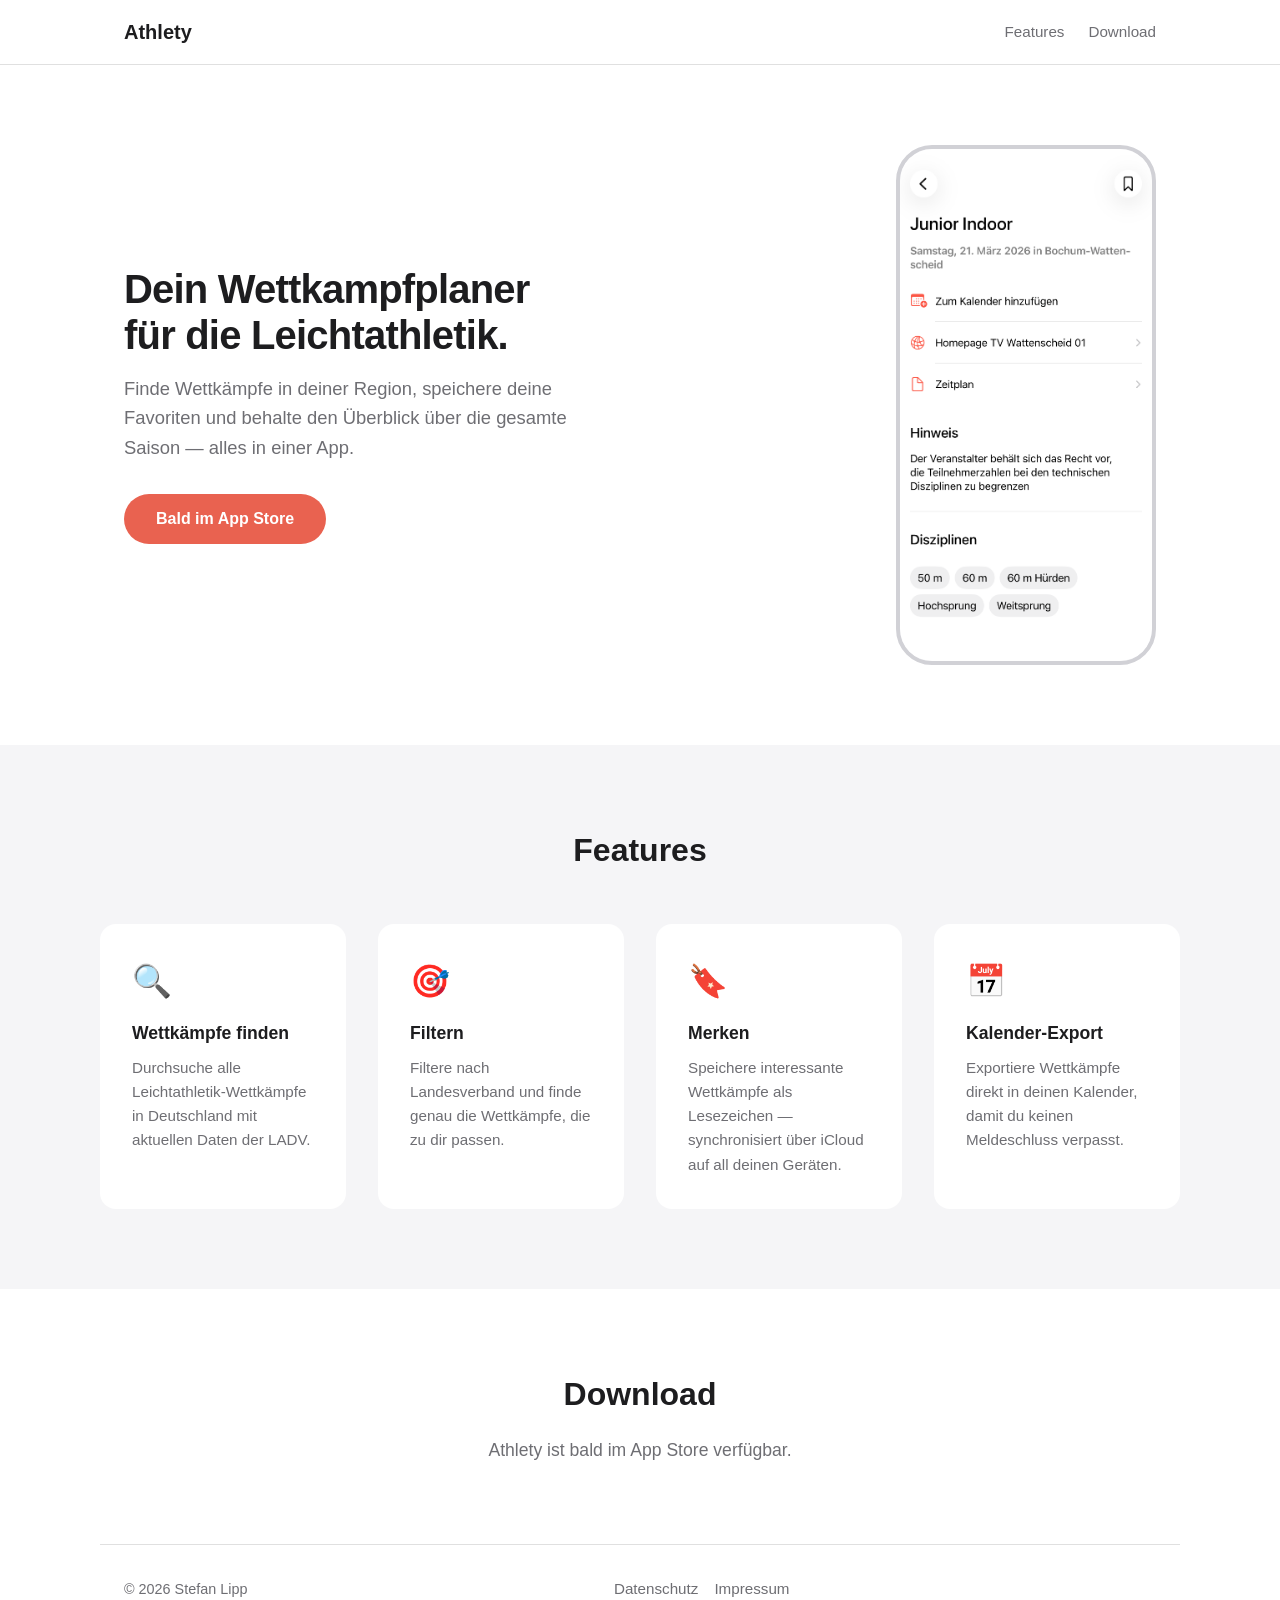
<file: Docs/index.html>
<!DOCTYPE html>
<html lang="de">
<head>
  <meta charset="UTF-8">
  <meta name="viewport" content="width=device-width, initial-scale=1.0">
  <title>Athlety - Leichtathletik-Wettkämpfe für iOS</title>
  <meta name="description" content="Athlety zeigt dir alle Leichtathletik-Wettkämpfe in Deutschland. Finde, filtere und speichere Wettkämpfe direkt auf deinem iPhone.">
  <link rel="stylesheet" href="style.css">
</head>
<body>
  <header>
    <nav>
      <span class="logo">Athlety</span>
      <a href="#features">Features</a>
      <a href="#download">Download</a>
    </nav>
  </header>

  <main>
    <section class="hero">
      <div class="hero-content">
        <h1>Dein Wettkampfplaner<br>für die Leichtathletik.</h1>
        <p class="subtitle">Finde Wettkämpfe in deiner Region, speichere deine Favoriten und behalte den Überblick über die gesamte Saison — alles in einer App.</p>
        <a href="#download" class="cta-button">Bald im App Store</a>
      </div>
      <div class="hero-image">
        <div class="phone-mockup">
          <img src="screenshot.png" alt="Athlety App Screenshot" class="phone-screen-img">
        </div>
      </div>
    </section>

    <section id="features" class="features">
      <h2>Features</h2>
      <div class="feature-grid">
        <div class="feature-card">
          <span class="feature-icon">&#x1F50D;</span>
          <h3>Wettkämpfe finden</h3>
          <p>Durchsuche alle Leichtathletik-Wettkämpfe in Deutschland mit aktuellen Daten der LADV.</p>
        </div>
        <div class="feature-card">
          <span class="feature-icon">&#x1F3AF;</span>
          <h3>Filtern</h3>
          <p>Filtere nach Landesverband und finde genau die Wettkämpfe, die zu dir passen.</p>
        </div>
        <div class="feature-card">
          <span class="feature-icon">&#x1F516;</span>
          <h3>Merken</h3>
          <p>Speichere interessante Wettkämpfe als Lesezeichen — synchronisiert über iCloud auf all deinen Geräten.</p>
        </div>
        <div class="feature-card">
          <span class="feature-icon">&#x1F4C5;</span>
          <h3>Kalender-Export</h3>
          <p>Exportiere Wettkämpfe direkt in deinen Kalender, damit du keinen Meldeschluss verpasst.</p>
        </div>
      </div>
    </section>

    <section id="download" class="download">
      <h2>Download</h2>
      <p>Athlety ist bald im App Store verfügbar.</p>
      <!-- Replace with actual App Store badge when available -->
      <!-- <a href="https://apps.apple.com/..."><img src="app-store-badge.svg" alt="Download im App Store"></a> -->
    </section>
  </main>

  <footer>
    <p>&copy; 2026 Stefan Lipp</p>
    <nav>
      <a href="privacy.html">Datenschutz</a>
      <a href="imprint.html">Impressum</a>
    </nav>
  </footer>
</body>
</html>
</file>
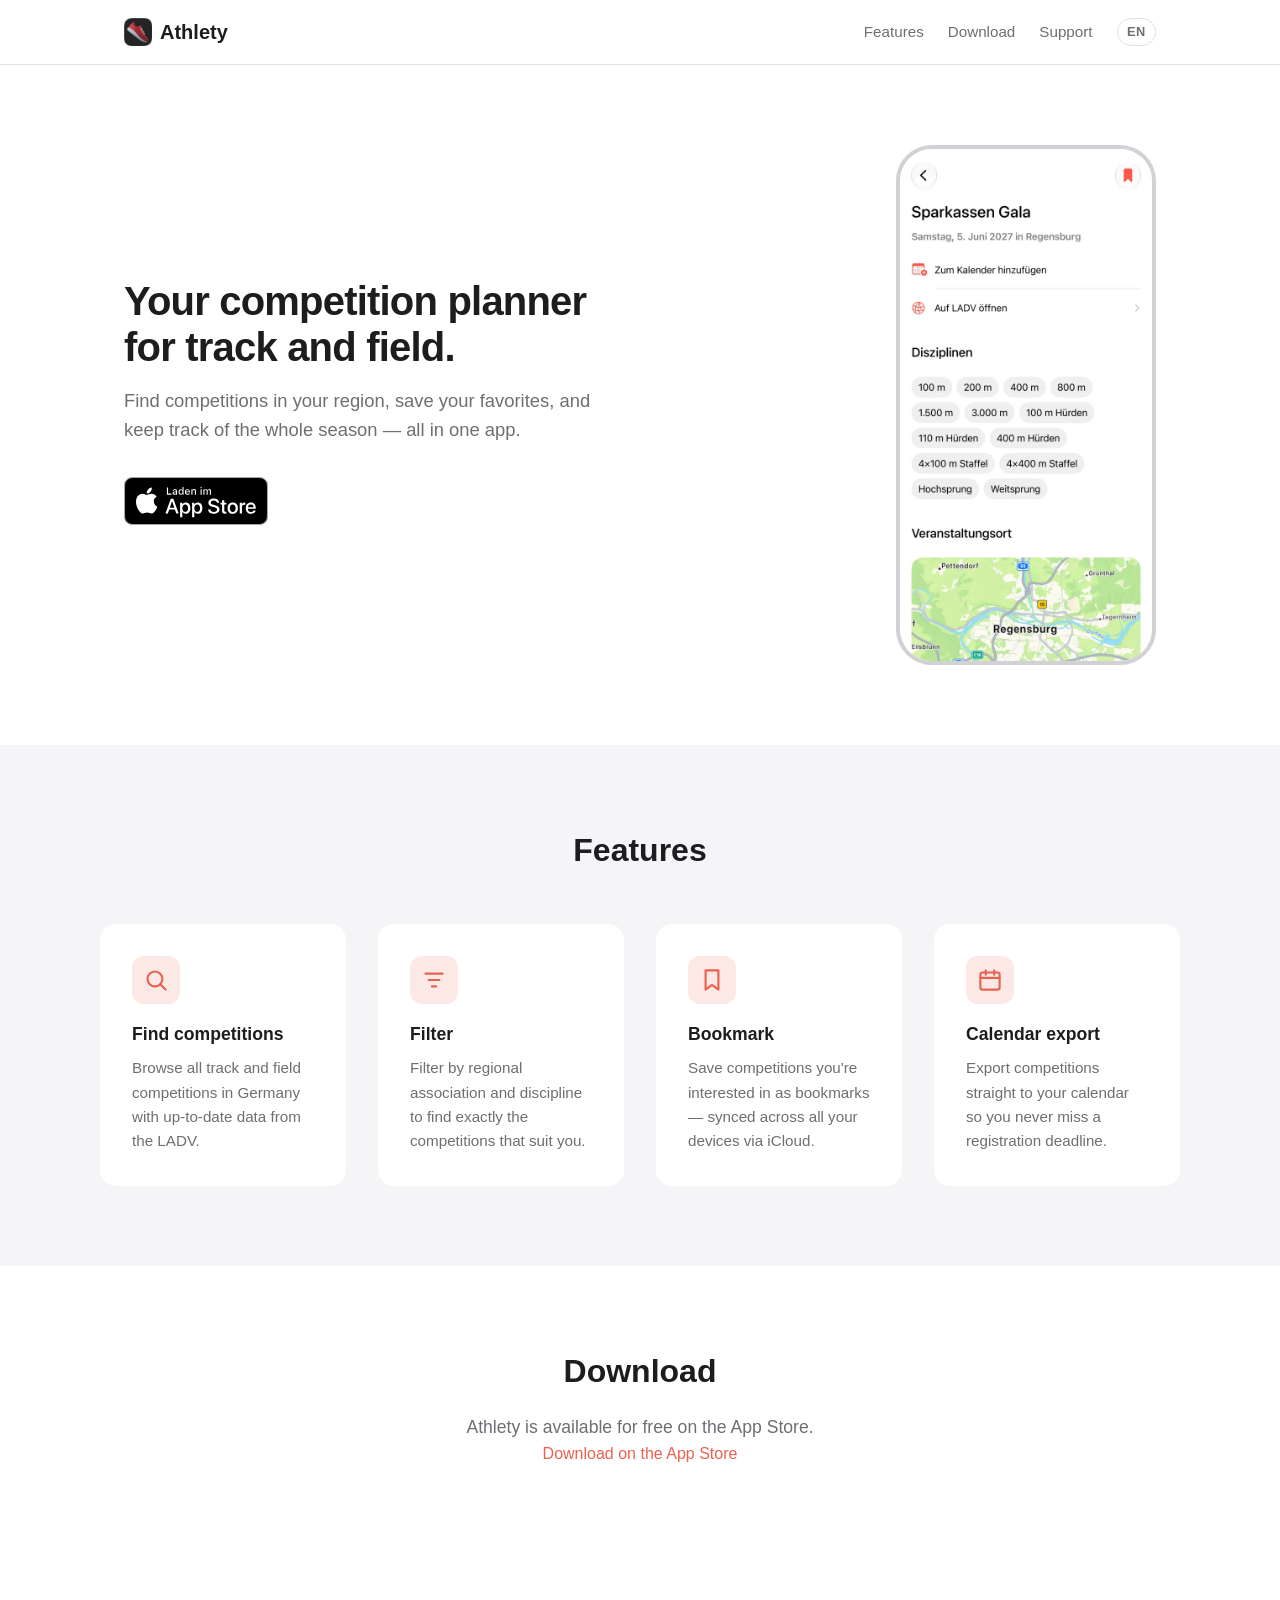
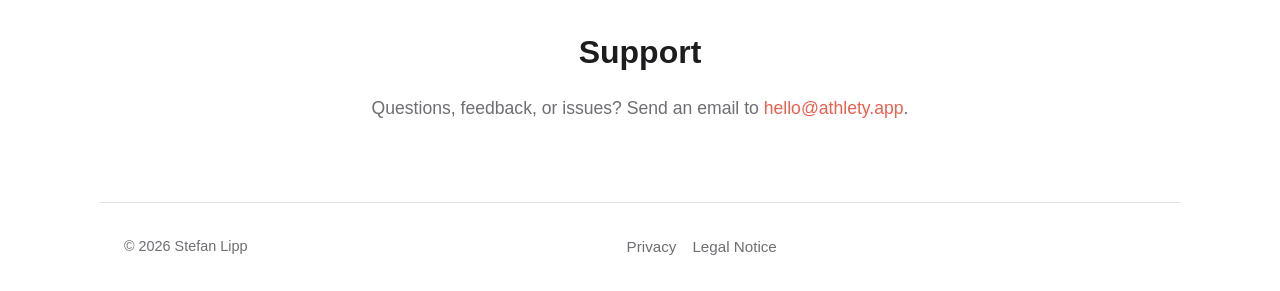
<file: docs/en/index.html>
<!DOCTYPE html>
<html lang="en">
<head>
  <meta charset="UTF-8">
  <script>
  (function(){var K='athlety-lang',l=document.documentElement.lang,p=location.pathname,f=p.replace(/^\/en\//,'/').replace(/^\//,'').replace(/^index\.html$/,'');function u(x){return(x==='en'?'/en/':'/')+f;}var s=null;try{s=localStorage.getItem(K);}catch(e){}var w=s||((navigator.language||'').toLowerCase().indexOf('de')===0?'de':'en');if(w!==l){location.replace(u(w));return;}document.addEventListener('DOMContentLoaded',function(){var b=document.querySelector('[data-lang-switch]');if(b)b.addEventListener('click',function(){try{localStorage.setItem(K,l==='de'?'en':'de');}catch(e){}});});})();
  </script>
  <meta name="viewport" content="width=device-width, initial-scale=1.0">
  <title>Athlety - Track &amp; Field Planner for iOS</title>
  <meta name="description" content="Athlety is your track and field planner. Find, filter, and save competitions in Germany right on your iPhone.">
  <meta name="apple-itunes-app" content="app-id=6761119486">
  <link rel="alternate" hreflang="de" href="https://athlety.app/">
  <link rel="alternate" hreflang="en" href="https://athlety.app/en/">
  <link rel="alternate" hreflang="x-default" href="https://athlety.app/">
  <link rel="icon" href="../favicon.ico" sizes="16x16 32x32 48x48">
  <link rel="apple-touch-icon" href="../apple-touch-icon.png">
  <link rel="stylesheet" href="../style.css">
</head>
<body>
  <header>
    <nav>
      <a href="./" class="logo"><img src="../app-icon.webp" alt="" width="28" height="28"> Athlety</a>
      <a href="#features">Features</a>
      <a href="#download">Download</a>
      <a href="#support">Support</a>
      <a href="/" class="lang-switch" data-lang-switch hreflang="de">EN</a>
    </nav>
  </header>

  <main>
    <section class="hero">
      <div class="hero-content">
        <h1>Your competition planner<br>for track and field.</h1>
        <p class="subtitle">Find competitions in your region, save your favorites, and keep track of the whole season — all in one app.</p>
        <a href="https://apps.apple.com/app/id6761119486" class="app-store-badge">
          <picture>
            <source srcset="../app-store-badge-white.svg" media="(prefers-color-scheme: dark)">
            <img src="../app-store-badge-black.svg" alt="Download on the App Store" width="144" height="48">
          </picture>
        </a>
      </div>
      <div class="hero-image">
        <div class="phone-mockup">
          <picture>
            <source srcset="../screenshot-dark.webp" media="(prefers-color-scheme: dark)">
            <img src="../screenshot-light.webp" alt="Competition details for the Sparkassen Gala in Athlety with disciplines and venue" class="phone-screen-img">
          </picture>
        </div>
      </div>
    </section>

    <section id="features" class="features">
      <h2>Features</h2>
      <div class="feature-grid">
        <div class="feature-card">
          <svg class="feature-icon" viewBox="0 0 24 24" aria-hidden="true"><circle cx="11" cy="11" r="7"/><path d="m16 16 5 5"/></svg>
          <h3>Find competitions</h3>
          <p>Browse all track and field competitions in Germany with up-to-date data from the LADV.</p>
        </div>
        <div class="feature-card">
          <svg class="feature-icon" viewBox="0 0 24 24" aria-hidden="true"><path d="M4 6h16M7 12h10M10 18h4"/></svg>
          <h3>Filter</h3>
          <p>Filter by regional association and discipline to find exactly the competitions that suit you.</p>
        </div>
        <div class="feature-card">
          <svg class="feature-icon" viewBox="0 0 24 24" aria-hidden="true"><path d="M6 3h12v18l-6-4.5L6 21z"/></svg>
          <h3>Bookmark</h3>
          <p>Save competitions you're interested in as bookmarks — synced across all your devices via iCloud.</p>
        </div>
        <div class="feature-card">
          <svg class="feature-icon" viewBox="0 0 24 24" aria-hidden="true"><rect x="3" y="5" width="18" height="16" rx="2"/><path d="M3 10h18M8 3v4M16 3v4"/></svg>
          <h3>Calendar export</h3>
          <p>Export competitions straight to your calendar so you never miss a registration deadline.</p>
        </div>
      </div>
    </section>

    <section id="download" class="download">
      <h2>Download</h2>
      <p>Athlety is available for free on the App Store.</p>
      <a href="https://apps.apple.com/app/id6761119486">Download on the App Store</a>
    </section>

    <section id="support" class="download">
      <h2>Support</h2>
      <p>Questions, feedback, or issues? Send an email to <a href="mailto:hello@athlety.app">hello@athlety.app</a>.</p>
    </section>
  </main>

  <footer>
    <p>&copy; 2026 Stefan Lipp</p>
    <nav>
      <a href="privacy.html">Privacy</a>
      <a href="imprint.html">Legal Notice</a>
    </nav>
  </footer>
</body>
</html>
</file>
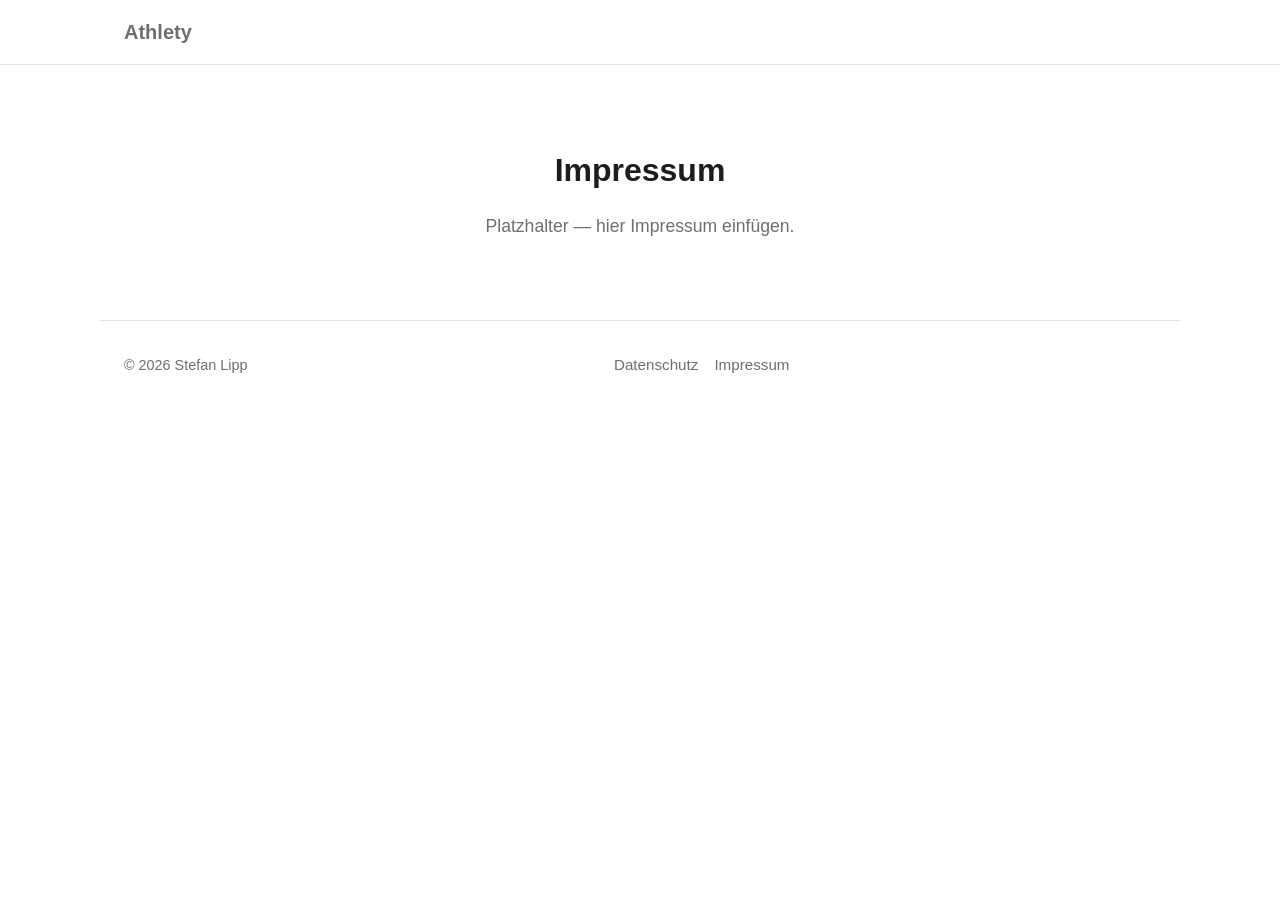
<file: Docs/imprint.html>
<!DOCTYPE html>
<html lang="de">
<head>
  <meta charset="UTF-8">
  <meta name="viewport" content="width=device-width, initial-scale=1.0">
  <title>Impressum - Athlety</title>
  <link rel="stylesheet" href="style.css">
</head>
<body>
  <header>
    <nav>
      <a href="/" class="logo">Athlety</a>
    </nav>
  </header>
  <main>
    <section class="download">
      <h2>Impressum</h2>
      <p>Platzhalter — hier Impressum einfügen.</p>
    </section>
  </main>
  <footer>
    <p>&copy; 2026 Stefan Lipp</p>
    <nav>
      <a href="privacy.html">Datenschutz</a>
      <a href="imprint.html">Impressum</a>
    </nav>
  </footer>
</body>
</html>
</file>
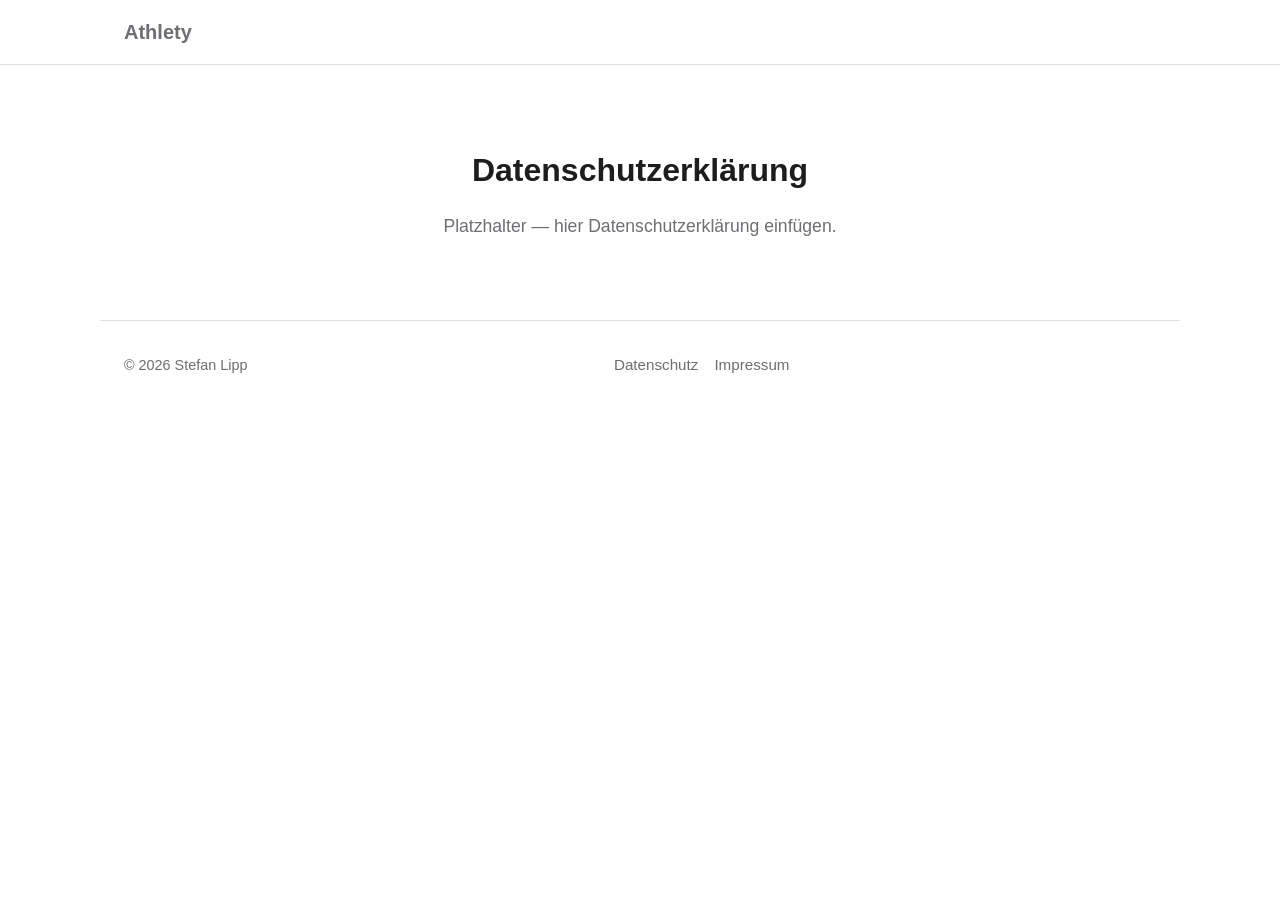
<file: Docs/privacy.html>
<!DOCTYPE html>
<html lang="de">
<head>
  <meta charset="UTF-8">
  <meta name="viewport" content="width=device-width, initial-scale=1.0">
  <title>Datenschutz - Athlety</title>
  <link rel="stylesheet" href="style.css">
</head>
<body>
  <header>
    <nav>
      <a href="/" class="logo">Athlety</a>
    </nav>
  </header>
  <main>
    <section class="download">
      <h2>Datenschutzerklärung</h2>
      <p>Platzhalter — hier Datenschutzerklärung einfügen.</p>
    </section>
  </main>
  <footer>
    <p>&copy; 2026 Stefan Lipp</p>
    <nav>
      <a href="privacy.html">Datenschutz</a>
      <a href="imprint.html">Impressum</a>
    </nav>
  </footer>
</body>
</html>
</file>
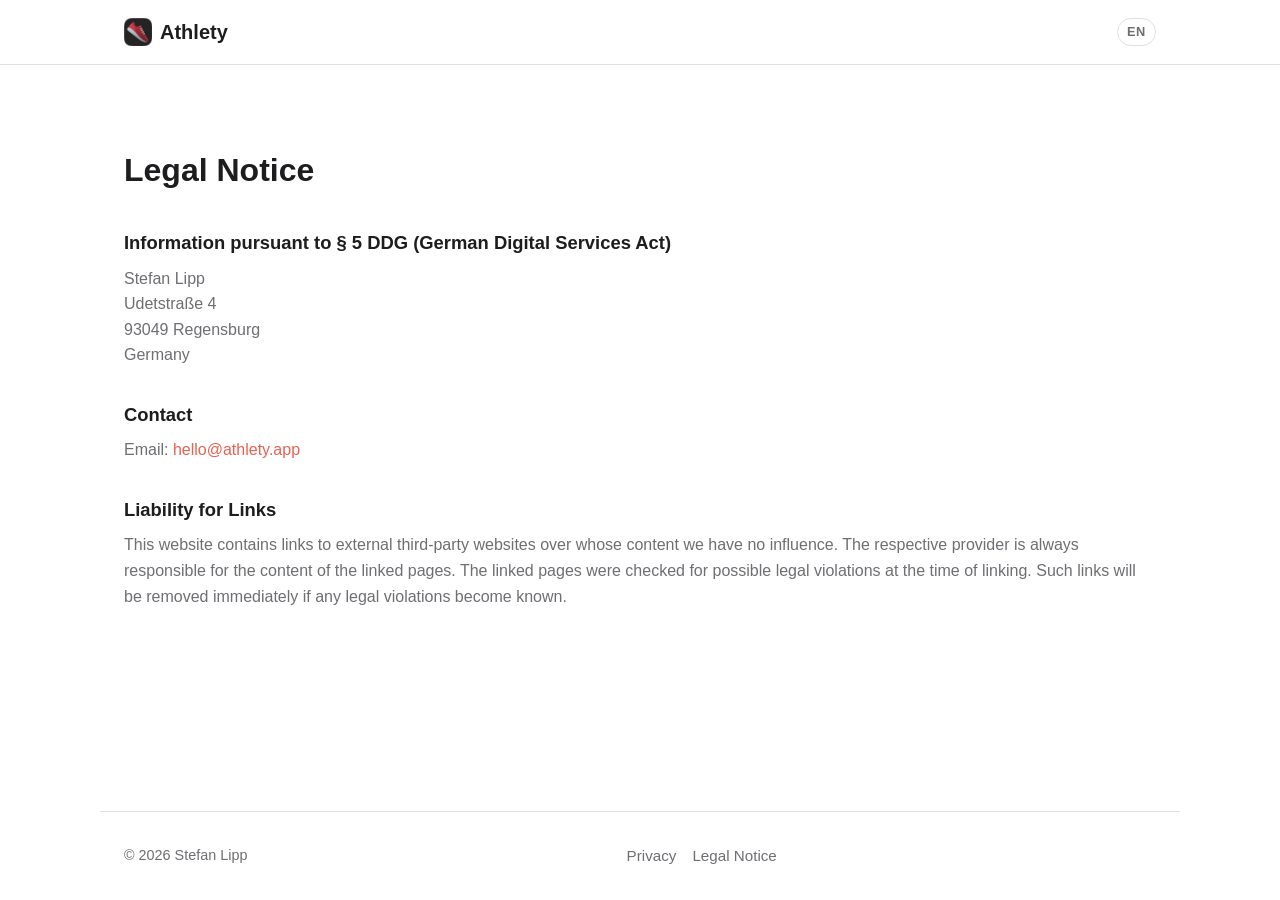
<file: docs/en/imprint.html>
<!DOCTYPE html>
<html lang="en">
<head>
  <meta charset="UTF-8">
  <script>
  (function(){var K='athlety-lang',l=document.documentElement.lang,p=location.pathname,f=p.replace(/^\/en\//,'/').replace(/^\//,'').replace(/^index\.html$/,'');function u(x){return(x==='en'?'/en/':'/')+f;}var s=null;try{s=localStorage.getItem(K);}catch(e){}var w=s||((navigator.language||'').toLowerCase().indexOf('de')===0?'de':'en');if(w!==l){location.replace(u(w));return;}document.addEventListener('DOMContentLoaded',function(){var b=document.querySelector('[data-lang-switch]');if(b)b.addEventListener('click',function(){try{localStorage.setItem(K,l==='de'?'en':'de');}catch(e){}});});})();
  </script>
  <meta name="viewport" content="width=device-width, initial-scale=1.0">
  <title>Legal Notice - Athlety</title>
  <link rel="alternate" hreflang="de" href="https://athlety.app/imprint.html">
  <link rel="alternate" hreflang="en" href="https://athlety.app/en/imprint.html">
  <link rel="alternate" hreflang="x-default" href="https://athlety.app/imprint.html">
  <link rel="icon" href="../favicon.ico" sizes="16x16 32x32 48x48">
  <link rel="apple-touch-icon" href="../apple-touch-icon.png">
  <link rel="stylesheet" href="../style.css">
</head>
<body>
  <header>
    <nav>
      <a href="./" class="logo"><img src="../app-icon.webp" alt="" width="28" height="28"> Athlety</a>
      <a href="/imprint.html" class="lang-switch" data-lang-switch hreflang="de">EN</a>
    </nav>
  </header>
  <main>
    <section class="download legal">
      <h2>Legal Notice</h2>

      <h3>Information pursuant to &sect; 5 DDG (German Digital Services Act)</h3>
      <p>
        Stefan Lipp<br>
        Udetstra&szlig;e 4<br>
        93049 Regensburg<br>
        Germany
      </p>

      <h3>Contact</h3>
      <p>Email: <a href="mailto:hello@athlety.app">hello@athlety.app</a></p>

      <h3>Liability for Links</h3>
      <p>This website contains links to external third-party websites over whose content we have no influence. The respective provider is always responsible for the content of the linked pages. The linked pages were checked for possible legal violations at the time of linking. Such links will be removed immediately if any legal violations become known.</p>
    </section>
  </main>
  <footer>
    <p>&copy; 2026 Stefan Lipp</p>
    <nav>
      <a href="privacy.html">Privacy</a>
      <a href="imprint.html">Legal Notice</a>
    </nav>
  </footer>
</body>
</html>
</file>
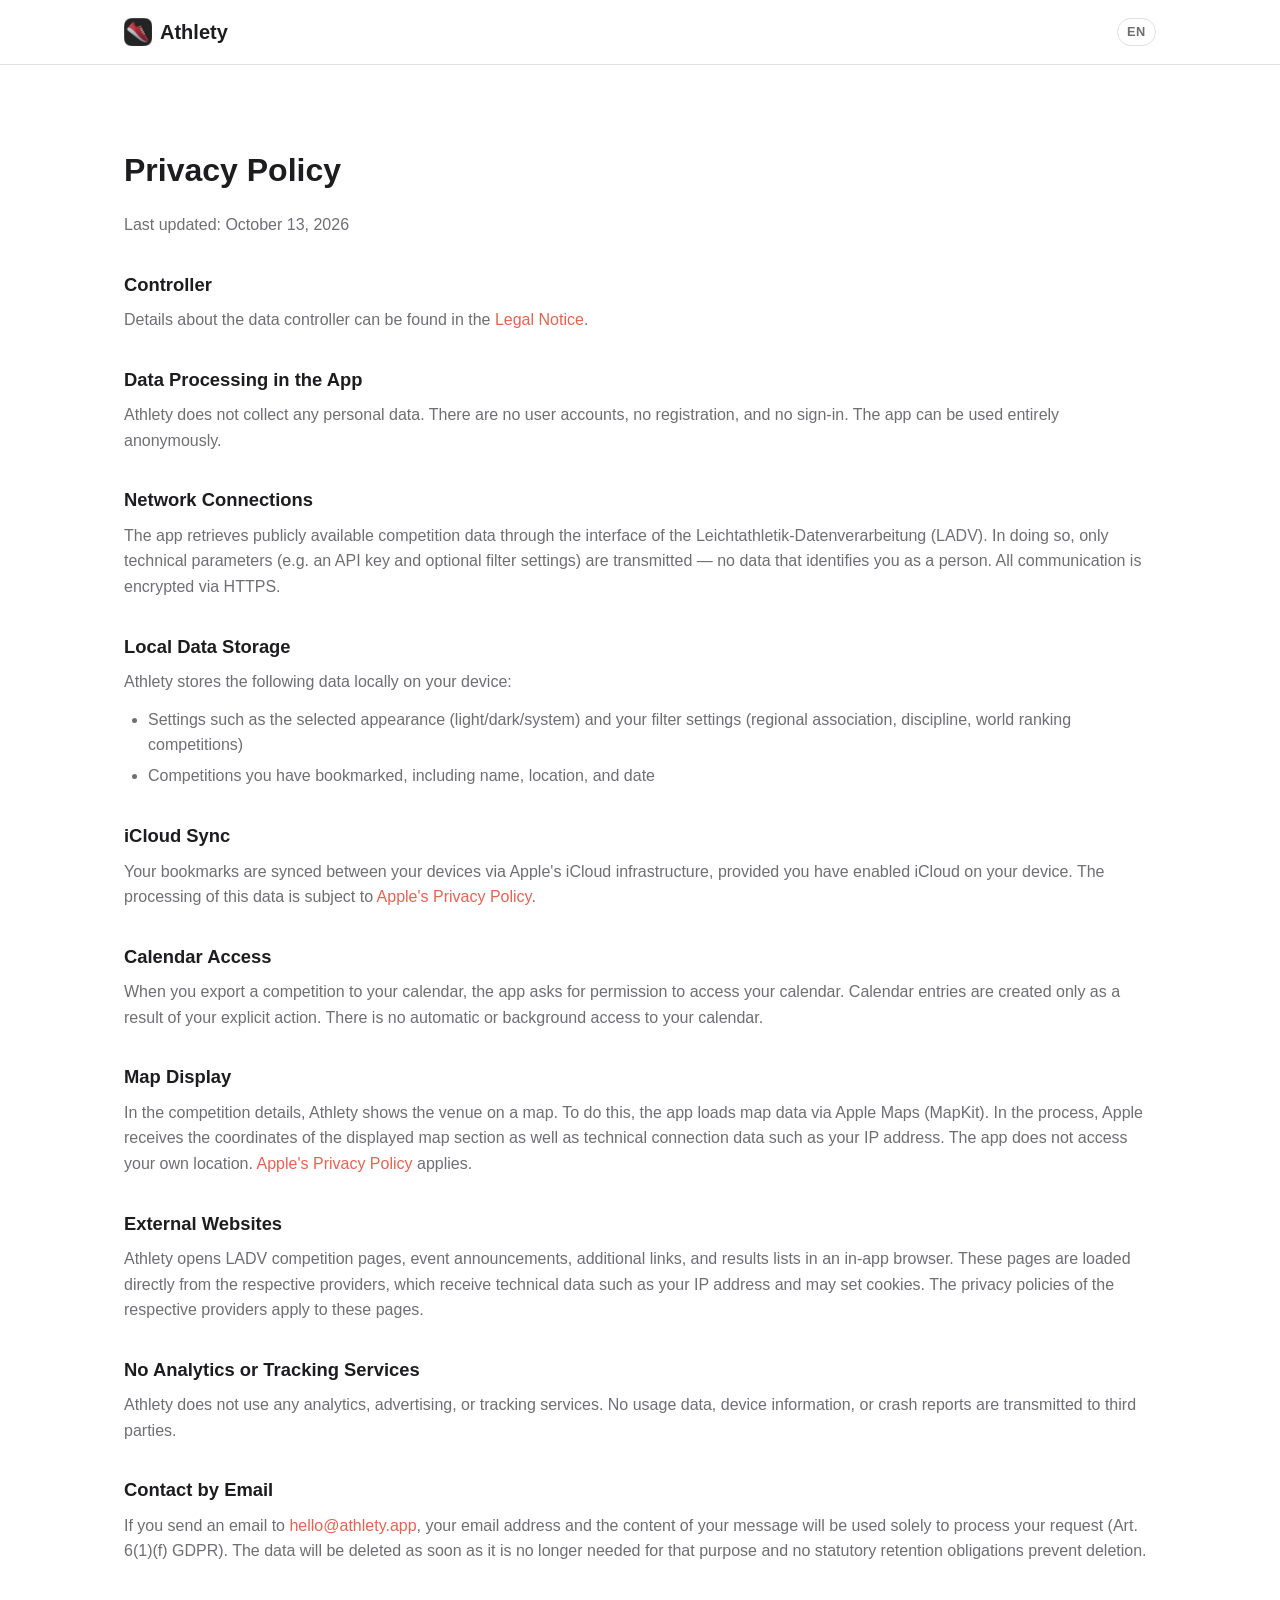
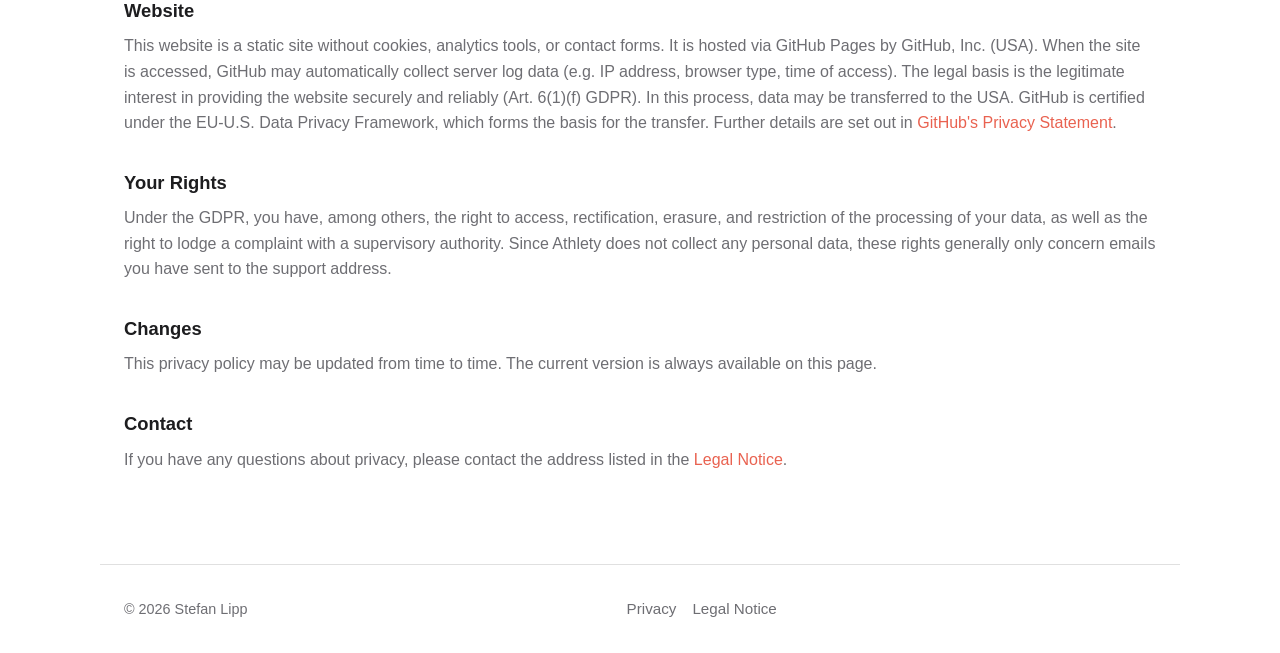
<file: docs/en/privacy.html>
<!DOCTYPE html>
<html lang="en">
<head>
  <meta charset="UTF-8">
  <script>
  (function(){var K='athlety-lang',l=document.documentElement.lang,p=location.pathname,f=p.replace(/^\/en\//,'/').replace(/^\//,'').replace(/^index\.html$/,'');function u(x){return(x==='en'?'/en/':'/')+f;}var s=null;try{s=localStorage.getItem(K);}catch(e){}var w=s||((navigator.language||'').toLowerCase().indexOf('de')===0?'de':'en');if(w!==l){location.replace(u(w));return;}document.addEventListener('DOMContentLoaded',function(){var b=document.querySelector('[data-lang-switch]');if(b)b.addEventListener('click',function(){try{localStorage.setItem(K,l==='de'?'en':'de');}catch(e){}});});})();
  </script>
  <meta name="viewport" content="width=device-width, initial-scale=1.0">
  <title>Privacy - Athlety</title>
  <link rel="alternate" hreflang="de" href="https://athlety.app/privacy.html">
  <link rel="alternate" hreflang="en" href="https://athlety.app/en/privacy.html">
  <link rel="alternate" hreflang="x-default" href="https://athlety.app/privacy.html">
  <link rel="icon" href="../favicon.ico" sizes="16x16 32x32 48x48">
  <link rel="apple-touch-icon" href="../apple-touch-icon.png">
  <link rel="stylesheet" href="../style.css">
</head>
<body>
  <header>
    <nav>
      <a href="./" class="logo"><img src="../app-icon.webp" alt="" width="28" height="28"> Athlety</a>
      <a href="/privacy.html" class="lang-switch" data-lang-switch hreflang="de">EN</a>
    </nav>
  </header>
  <main>
    <section class="download legal">
      <h2>Privacy Policy</h2>
      <p class="legal-updated">Last updated: October 13, 2026</p>

      <h3>Controller</h3>
      <p>Details about the data controller can be found in the <a href="imprint.html">Legal Notice</a>.</p>

      <h3>Data Processing in the App</h3>
      <p>Athlety does not collect any personal data. There are no user accounts, no registration, and no sign-in. The app can be used entirely anonymously.</p>

      <h3>Network Connections</h3>
      <p>The app retrieves publicly available competition data through the interface of the Leichtathletik-Datenverarbeitung (LADV). In doing so, only technical parameters (e.g. an API key and optional filter settings) are transmitted &mdash; no data that identifies you as a person. All communication is encrypted via HTTPS.</p>

      <h3>Local Data Storage</h3>
      <p>Athlety stores the following data locally on your device:</p>
      <ul>
        <li>Settings such as the selected appearance (light/dark/system) and your filter settings (regional association, discipline, world ranking competitions)</li>
        <li>Competitions you have bookmarked, including name, location, and date</li>
      </ul>

      <h3>iCloud Sync</h3>
      <p>Your bookmarks are synced between your devices via Apple's iCloud infrastructure, provided you have enabled iCloud on your device. The processing of this data is subject to <a href="https://www.apple.com/legal/privacy/en-ww/" target="_blank" rel="noopener">Apple's Privacy Policy</a>.</p>

      <h3>Calendar Access</h3>
      <p>When you export a competition to your calendar, the app asks for permission to access your calendar. Calendar entries are created only as a result of your explicit action. There is no automatic or background access to your calendar.</p>

      <h3>Map Display</h3>
      <p>In the competition details, Athlety shows the venue on a map. To do this, the app loads map data via Apple Maps (MapKit). In the process, Apple receives the coordinates of the displayed map section as well as technical connection data such as your IP address. The app does not access your own location. <a href="https://www.apple.com/legal/privacy/en-ww/" target="_blank" rel="noopener">Apple's Privacy Policy</a> applies.</p>

      <h3>External Websites</h3>
      <p>Athlety opens LADV competition pages, event announcements, additional links, and results lists in an in-app browser. These pages are loaded directly from the respective providers, which receive technical data such as your IP address and may set cookies. The privacy policies of the respective providers apply to these pages.</p>

      <h3>No Analytics or Tracking Services</h3>
      <p>Athlety does not use any analytics, advertising, or tracking services. No usage data, device information, or crash reports are transmitted to third parties.</p>

      <h3>Contact by Email</h3>
      <p>If you send an email to <a href="mailto:hello@athlety.app">hello@athlety.app</a>, your email address and the content of your message will be used solely to process your request (Art. 6(1)(f) GDPR). The data will be deleted as soon as it is no longer needed for that purpose and no statutory retention obligations prevent deletion.</p>

      <h3>Website</h3>
      <p>This website is a static site without cookies, analytics tools, or contact forms. It is hosted via GitHub Pages by GitHub, Inc. (USA). When the site is accessed, GitHub may automatically collect server log data (e.g. IP address, browser type, time of access). The legal basis is the legitimate interest in providing the website securely and reliably (Art. 6(1)(f) GDPR). In this process, data may be transferred to the USA. GitHub is certified under the EU-U.S. Data Privacy Framework, which forms the basis for the transfer. Further details are set out in <a href="https://docs.github.com/en/site-policy/privacy-policies/github-general-privacy-statement" target="_blank" rel="noopener">GitHub's Privacy Statement</a>.</p>

      <h3>Your Rights</h3>
      <p>Under the GDPR, you have, among others, the right to access, rectification, erasure, and restriction of the processing of your data, as well as the right to lodge a complaint with a supervisory authority. Since Athlety does not collect any personal data, these rights generally only concern emails you have sent to the support address.</p>

      <h3>Changes</h3>
      <p>This privacy policy may be updated from time to time. The current version is always available on this page.</p>

      <h3>Contact</h3>
      <p>If you have any questions about privacy, please contact the address listed in the <a href="imprint.html">Legal Notice</a>.</p>
    </section>
  </main>
  <footer>
    <p>&copy; 2026 Stefan Lipp</p>
    <nav>
      <a href="privacy.html">Privacy</a>
      <a href="imprint.html">Legal Notice</a>
    </nav>
  </footer>
</body>
</html>
</file>
<file: Docs/style.css>
*,
*::before,
*::after {
  margin: 0;
  padding: 0;
  box-sizing: border-box;
}

:root {
  --color-primary: #E96250;
  --color-bg: #ffffff;
  --color-text: #1d1d1f;
  --color-text-secondary: #6e6e73;
  --color-surface: #f5f5f7;
  --max-width: 1080px;
}

body {
  font-family: -apple-system, BlinkMacSystemFont, "Segoe UI", Roboto, Helvetica, Arial, sans-serif;
  color: var(--color-text);
  background: var(--color-bg);
  line-height: 1.6;
}

/* Nav */

header {
  position: sticky;
  top: 0;
  background: rgba(255, 255, 255, 0.85);
  backdrop-filter: blur(12px);
  -webkit-backdrop-filter: blur(12px);
  border-bottom: 1px solid #e0e0e0;
  z-index: 100;
}

nav {
  max-width: var(--max-width);
  margin: 0 auto;
  padding: 1rem 1.5rem;
  display: flex;
  align-items: center;
  gap: 1.5rem;
}

.logo {
  font-weight: 700;
  font-size: 1.25rem;
  margin-right: auto;
}

nav a {
  color: var(--color-text-secondary);
  text-decoration: none;
  font-size: 0.95rem;
}

nav a:hover {
  color: var(--color-text);
}

/* Hero */

.hero {
  max-width: var(--max-width);
  margin: 0 auto;
  padding: 5rem 1.5rem;
  display: flex;
  align-items: center;
  gap: 4rem;
}

.hero-content {
  flex: 1;
}

.hero h1 {
  font-size: 2.5rem;
  line-height: 1.15;
  letter-spacing: -0.02em;
  margin-bottom: 1rem;
}

.subtitle {
  font-size: 1.15rem;
  color: var(--color-text-secondary);
  margin-bottom: 2rem;
  max-width: 480px;
}

.cta-button {
  display: inline-block;
  background: var(--color-primary);
  color: #fff;
  padding: 0.75rem 2rem;
  border-radius: 999px;
  text-decoration: none;
  font-weight: 600;
  font-size: 1rem;
  transition: opacity 0.2s;
}

.cta-button:hover {
  opacity: 0.85;
}

.hero-image {
  flex: 0 0 auto;
}

.phone-mockup {
  width: 260px;
  height: 520px;
  background: var(--color-surface);
  border-radius: 36px;
  border: 4px solid #d1d1d6;
  display: flex;
  align-items: center;
  justify-content: center;
  overflow: hidden;
}

.phone-screen-img {
  width: 100%;
  height: 100%;
  object-fit: cover;
  border-radius: 32px;
}

/* Features */

.features {
  background: var(--color-surface);
  padding: 5rem 1.5rem;
}

.features h2 {
  text-align: center;
  font-size: 2rem;
  margin-bottom: 3rem;
}

.feature-grid {
  max-width: var(--max-width);
  margin: 0 auto;
  display: grid;
  grid-template-columns: repeat(auto-fit, minmax(220px, 1fr));
  gap: 2rem;
}

.feature-card {
  background: var(--color-bg);
  border-radius: 16px;
  padding: 2rem;
}

.feature-icon {
  font-size: 2rem;
  display: block;
  margin-bottom: 0.75rem;
}

.feature-card h3 {
  font-size: 1.1rem;
  margin-bottom: 0.5rem;
}

.feature-card p {
  color: var(--color-text-secondary);
  font-size: 0.95rem;
}

/* Download */

.download {
  max-width: var(--max-width);
  margin: 0 auto;
  padding: 5rem 1.5rem;
  text-align: center;
}

.download h2 {
  font-size: 2rem;
  margin-bottom: 1rem;
}

.download p {
  color: var(--color-text-secondary);
  font-size: 1.1rem;
}

/* Footer */

footer {
  border-top: 1px solid #e0e0e0;
  max-width: var(--max-width);
  margin: 0 auto;
  padding: 2rem 1.5rem;
  display: flex;
  justify-content: space-between;
  align-items: center;
  font-size: 0.9rem;
  color: var(--color-text-secondary);
}

footer nav {
  padding: 0;
  gap: 1rem;
}

/* Responsive */

@media (max-width: 768px) {
  .hero {
    flex-direction: column;
    padding: 3rem 1.5rem;
    text-align: center;
  }

  .hero h1 {
    font-size: 2rem;
  }

  .subtitle {
    margin-left: auto;
    margin-right: auto;
  }

  footer {
    flex-direction: column;
    gap: 1rem;
    text-align: center;
  }
}
</file>
<file: docs/style.css>
*,
*::before,
*::after {
  margin: 0;
  padding: 0;
  box-sizing: border-box;
}

:root {
  --color-primary: #E96250;
  --color-bg: #ffffff;
  --color-text: #1d1d1f;
  --color-text-secondary: #6e6e73;
  --color-surface: #f5f5f7;
  --color-card: #ffffff;
  --color-border: #e0e0e0;
  --color-header: rgba(255, 255, 255, 0.85);
  --color-phone-border: #d1d1d6;
  --max-width: 1080px;
  color-scheme: light dark;
}

@media (prefers-color-scheme: dark) {
  :root {
    --color-bg: #000000;
    --color-text: #f5f5f7;
    --color-text-secondary: #98989d;
    --color-surface: #1c1c1e;
    --color-card: #2c2c2e;
    --color-border: #38383a;
    --color-header: rgba(0, 0, 0, 0.75);
    --color-phone-border: #48484a;
  }
}

body {
  font-family: -apple-system, BlinkMacSystemFont, "Segoe UI", Roboto, Helvetica, Arial, sans-serif;
  color: var(--color-text);
  background: var(--color-bg);
  line-height: 1.6;
  min-height: 100vh;
  display: flex;
  flex-direction: column;
}

/* Nav */

header {
  position: sticky;
  top: 0;
  background: var(--color-header);
  backdrop-filter: blur(12px);
  -webkit-backdrop-filter: blur(12px);
  border-bottom: 1px solid var(--color-border);
  z-index: 100;
}

nav {
  max-width: var(--max-width);
  margin: 0 auto;
  padding: 1rem 1.5rem;
  display: flex;
  align-items: center;
  gap: 1.5rem;
}

.logo {
  font-weight: 700;
  font-size: 1.25rem;
  margin-right: auto;
  display: flex;
  align-items: center;
  gap: 0.5rem;
}

nav a {
  color: var(--color-text-secondary);
  text-decoration: none;
  font-size: 0.95rem;
}

nav a:hover {
  color: var(--color-text);
}

nav a.logo {
  color: var(--color-text);
}

.lang-switch {
  border: 1px solid var(--color-border);
  border-radius: 999px;
  padding: 0.15rem 0.6rem;
  font-size: 0.8rem;
  font-weight: 600;
  letter-spacing: 0.02em;
}

.lang-switch:hover {
  border-color: var(--color-text-secondary);
}

.logo + .lang-switch {
  margin-left: auto;
}

/* Hero */

.hero {
  max-width: var(--max-width);
  margin: 0 auto;
  padding: 5rem 1.5rem;
  display: flex;
  align-items: center;
  gap: 4rem;
}

.hero-content {
  flex: 1;
}

.hero h1 {
  font-size: 2.5rem;
  line-height: 1.15;
  letter-spacing: -0.02em;
  margin-bottom: 1rem;
}

.subtitle {
  font-size: 1.15rem;
  color: var(--color-text-secondary);
  margin-bottom: 2rem;
  max-width: 480px;
}

.app-store-badge {
  display: inline-block;
  transition: opacity 0.2s;
}

.app-store-badge img {
  display: block;
  height: 48px;
  width: auto;
}

.app-store-badge:hover {
  opacity: 0.85;
}

.hero-image {
  flex: 0 0 auto;
}

.phone-mockup {
  width: 260px;
  height: 520px;
  background: var(--color-surface);
  border-radius: 36px;
  border: 4px solid var(--color-phone-border);
  display: flex;
  align-items: center;
  justify-content: center;
  overflow: hidden;
}

.phone-screen-img {
  width: 100%;
  height: 100%;
  object-fit: cover;
  border-radius: 32px;
}

/* Features */

.features {
  background: var(--color-surface);
  padding: 5rem 1.5rem;
}

.features h2 {
  text-align: center;
  font-size: 2rem;
  margin-bottom: 3rem;
}

.feature-grid {
  max-width: var(--max-width);
  margin: 0 auto;
  display: grid;
  grid-template-columns: repeat(auto-fit, minmax(220px, 1fr));
  gap: 2rem;
}

.feature-card {
  background: var(--color-card);
  border-radius: 16px;
  padding: 2rem;
}

.feature-icon {
  display: block;
  width: 3rem;
  height: 3rem;
  padding: 0.7rem;
  margin-bottom: 1rem;
  border-radius: 12px;
  background: color-mix(in srgb, var(--color-primary) 14%, transparent);
  fill: none;
  stroke: var(--color-primary);
  stroke-width: 2;
  stroke-linecap: round;
  stroke-linejoin: round;
}

.feature-card h3 {
  font-size: 1.1rem;
  margin-bottom: 0.5rem;
}

.feature-card p {
  color: var(--color-text-secondary);
  font-size: 0.95rem;
}

/* Download */

.download {
  max-width: var(--max-width);
  margin: 0 auto;
  padding: 5rem 1.5rem;
  text-align: center;
}

.download h2 {
  font-size: 2rem;
  margin-bottom: 1rem;
}

.download p {
  color: var(--color-text-secondary);
  font-size: 1.1rem;
}

.download a {
  color: var(--color-primary);
  text-decoration: none;
}

.download a:hover {
  text-decoration: underline;
}

/* Legal pages */

.legal {
  text-align: left;
}

.legal h3 {
  font-size: 1.15rem;
  margin-top: 2rem;
  margin-bottom: 0.5rem;
}

.legal p,
.legal ul {
  color: var(--color-text-secondary);
  font-size: 1rem;
  margin-bottom: 0.75rem;
}

.legal ul {
  padding-left: 1.5rem;
}

.legal li {
  margin-bottom: 0.35rem;
}

.legal a {
  color: var(--color-primary);
  text-decoration: none;
}

.legal a:hover {
  text-decoration: underline;
}

.legal-updated {
  color: var(--color-text-secondary);
  font-size: 0.95rem;
  margin-bottom: 1.5rem;
}

main {
  flex: 1;
}

/* Footer */

footer {
  border-top: 1px solid var(--color-border);
  max-width: var(--max-width);
  margin: 0 auto;
  width: 100%;
  padding: 2rem 1.5rem;
  display: flex;
  justify-content: space-between;
  align-items: center;
  font-size: 0.9rem;
  color: var(--color-text-secondary);
}

footer nav {
  padding: 0;
  gap: 1rem;
}

/* Responsive */

@media (max-width: 768px) {
  .hero {
    flex-direction: column;
    padding: 3rem 1.5rem;
    text-align: center;
  }

  .hero h1 {
    font-size: 2rem;
  }

  .subtitle {
    margin-left: auto;
    margin-right: auto;
  }

  /* Two-row header: logo and language pill on top, section links below */
  header nav {
    flex-wrap: wrap;
    column-gap: 1.25rem;
    row-gap: 0;
    padding: 0.75rem 1rem;
  }

  header nav::before {
    content: "";
    flex-basis: 100%;
    order: 1;
  }

  header nav a:not(.logo):not(.lang-switch) {
    order: 2;
    padding-top: 0.5rem;
    font-size: 0.9rem;
  }

  header .lang-switch {
    margin-left: auto;
  }

  footer {
    flex-direction: column;
    gap: 1rem;
    text-align: center;
  }
}
</file>
